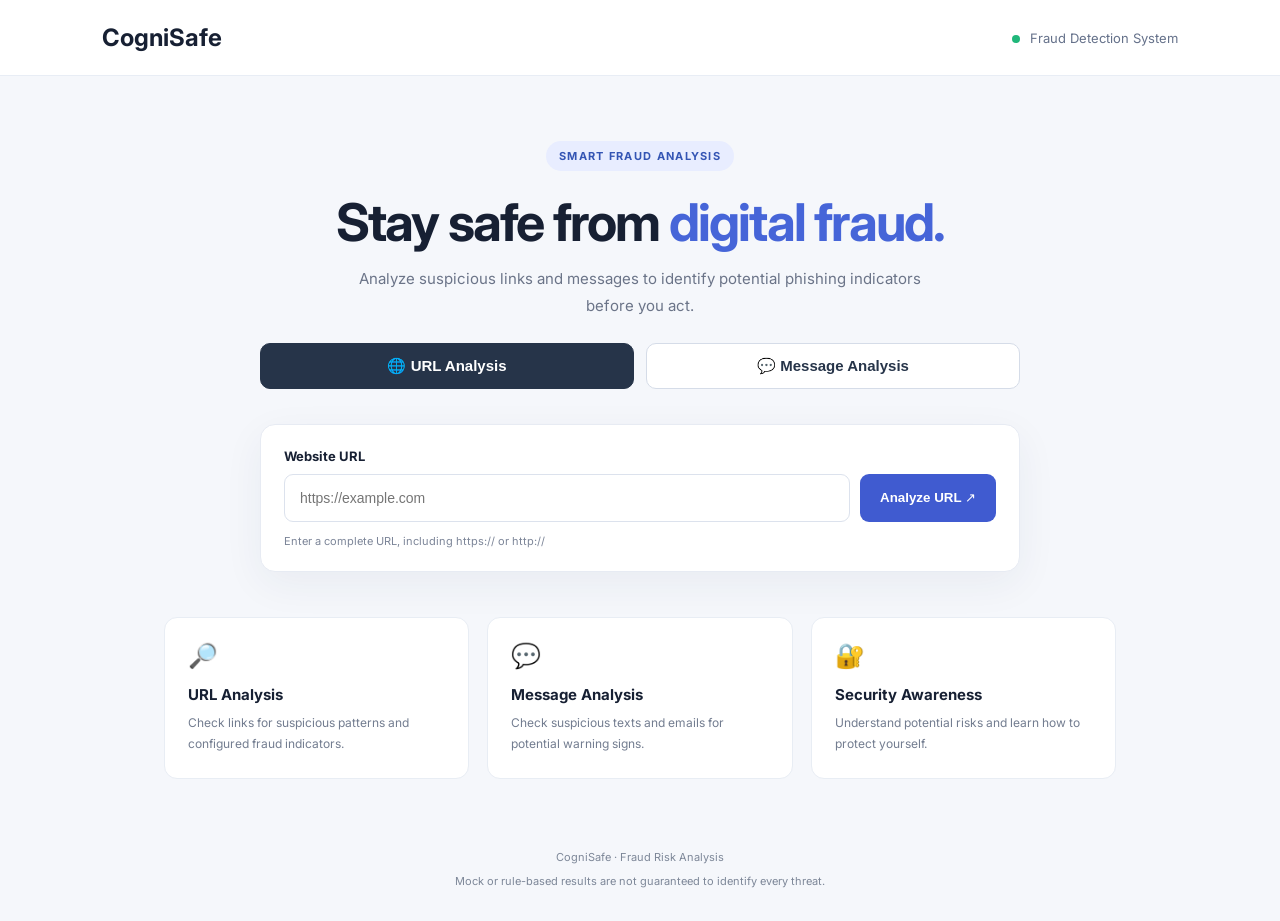
<file: COGNISAFE_Part2_Completed_Package/cognisafe_part2_review/frontend/index.html>
<!DOCTYPE html>
<html lang="en">
<head>
    <meta charset="UTF-8">
    <meta name="viewport" content="width=device-width, initial-scale=1.0">
    <title>CogniSafe | Fraud Detection</title>
    <link rel="stylesheet" href="style.css">
</head>
<body>
    <header>
        <h2 class="brand">CogniSafe</h2>
        <span class="status"><span class="dot"></span> Fraud Detection System</span>
    </header>

    <main>
        <section class="hero">
            <div class="badge">SMART FRAUD ANALYSIS</div>
            <h1>Stay safe from <span>digital fraud.</span></h1>
            <p>Analyze suspicious links and messages to identify potential phishing indicators before you act.</p>

            <div class="mode-switch" role="group" aria-label="Analysis type">
                <button type="button" id="urlModeBtn" class="mode-btn active" aria-pressed="true">
                    🌐 URL Analysis
                </button>
                <button type="button" id="messageModeBtn" class="mode-btn" aria-pressed="false">
                    💬 Message Analysis
                </button>
            </div>

            <form id="urlForm">
                <label for="urlInput">Website URL</label>
                <div class="input-row">
                    <input
                        type="text"
                        id="urlInput"
                        placeholder="https://example.com"
                        autocomplete="url"
                        required
                    >
                    <button type="submit" id="analyzeBtn">Analyze URL ↗</button>
                </div>
                <small>Enter a complete URL, including https:// or http://</small>
            </form>

            <form id="messageForm" class="hidden">
                <label for="messageInput">Suspicious message</label>
                <textarea
                    id="messageInput"
                    rows="5"
                    maxlength="10000"
                    placeholder="Paste a suspicious SMS, email, or message here..."
                ></textarea>
                <div class="input-row">
                    <small>Maximum 10,000 characters</small>
                    <button type="submit" id="analyzeMessageBtn">Analyze Message ↗</button>
                </div>
            </form>

            <div id="errorMessage" class="error hidden" role="alert"></div>

            <section id="result" class="result hidden" aria-live="polite">
                <div class="result-heading">
                    <h2>Analysis Results</h2>
                    <span id="riskLevel" class="risk-badge">Low Risk</span>
                </div>

                <div class="score-card">
                    <div>
                        <p class="muted">Risk score</p>
                        <strong><span id="riskScore">0</span><small> / 100</small></strong>
                    </div>
                    <div id="scoreIcon" class="score-icon">✓</div>
                </div>

                <div class="result-section">
                    <h3>Detected indicators</h3>
                    <ul id="reasonsList"></ul>
                </div>

                <div class="recommendation">
                    <h3>Recommendation</h3>
                    <p id="recommendationText"></p>
                </div>

                <p id="resultSource" class="muted"></p>

                <p class="disclaimer">
                    This analysis is not a guarantee of safety. Never share passwords,
                    OTPs, or payment details with unverified sources.
                </p>
            </section>
        </section>

        <section class="features">
            <article>
                <div class="feature-icon">🔎</div>
                <h3>URL Analysis</h3>
                <p>Check links for suspicious patterns and configured fraud indicators.</p>
            </article>

            <article>
                <div class="feature-icon">💬</div>
                <h3>Message Analysis</h3>
                <p>Check suspicious texts and emails for potential warning signs.</p>
            </article>

            <article>
                <div class="feature-icon">🔐</div>
                <h3>Security Awareness</h3>
                <p>Understand potential risks and learn how to protect yourself.</p>
            </article>
        </section>
    </main>

    <footer>
        <p>CogniSafe · Fraud Risk Analysis</p>
        <p>Mock or rule-based results are not guaranteed to identify every threat.</p>
    </footer>

    <script src="script.js"></script>
</body>
</html>
</file>
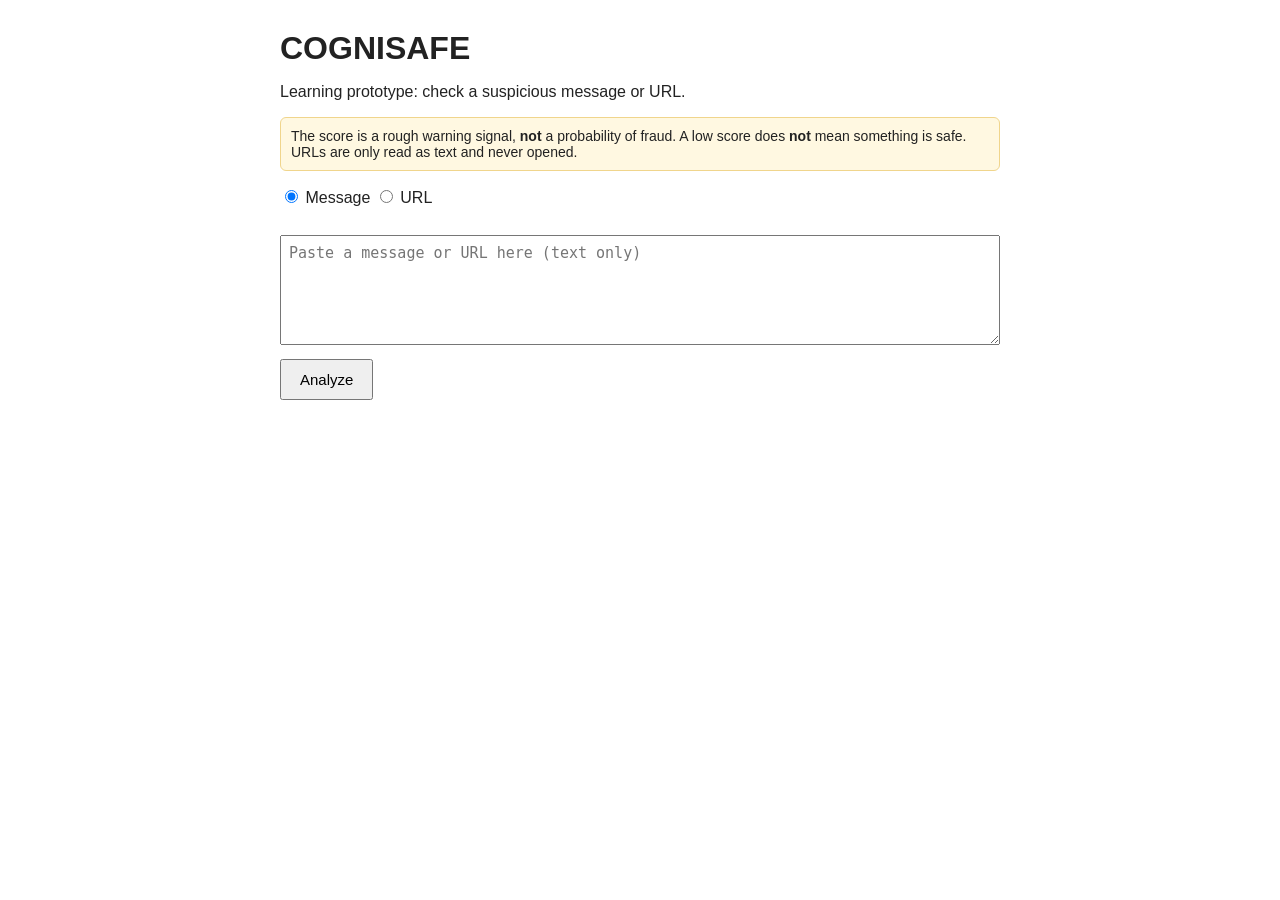
<file: ai_engine/web/demo.html>
<!DOCTYPE html>
<html lang="en">
<head>
<meta charset="utf-8">
<meta name="viewport" content="width=device-width, initial-scale=1">
<title>COGNISAFE demo</title>
<style>
  body { font-family: Arial, sans-serif; max-width: 720px; margin: 30px auto; padding: 0 16px; color: #222; }
  h1 { margin-bottom: 4px; }
  .note { background: #fff8e1; border: 1px solid #f0d58c; padding: 10px; border-radius: 6px; font-size: 14px; }
  textarea { width: 100%; height: 110px; margin-top: 12px; padding: 8px; box-sizing: border-box; font-size: 15px; }
  button { margin-top: 10px; padding: 10px 18px; font-size: 15px; cursor: pointer; }
  #result { margin-top: 20px; }
  .card { border: 1px solid #ccc; border-radius: 8px; padding: 14px; }
  .Low { border-left: 8px solid #4caf50; }
  .Medium { border-left: 8px solid #ff9800; }
  .High { border-left: 8px solid #e53935; }
  .error { color: #b71c1c; }
  .limits { font-size: 13px; color: #555; margin-top: 10px; }
</style>
</head>
<body>
  <h1>COGNISAFE</h1>
  <p>Learning prototype: check a suspicious message or URL.</p>
  <div class="note">
    The score is a rough warning signal, <b>not</b> a probability of fraud.
    A low score does <b>not</b> mean something is safe. URLs are only read as text and never opened.
  </div>

  <p>
    <label><input type="radio" name="kind" value="message" checked> Message</label>
    <label><input type="radio" name="kind" value="url"> URL</label>
  </p>

  <textarea id="input" placeholder="Paste a message or URL here (text only)"></textarea>
  <br>
  <button id="go">Analyze</button>

  <div id="result"></div>

<script>
  const input = document.getElementById("input");
  const resultDiv = document.getElementById("result");

  function clearResult() {
    while (resultDiv.firstChild) resultDiv.removeChild(resultDiv.firstChild);
  }

  function addLine(parent, tag, text, className) {
    const el = document.createElement(tag);
    el.textContent = text;            // textContent keeps all text harmless
    if (className) el.className = className;
    parent.appendChild(el);
    return el;
  }

  function showError(message) {
    clearResult();
    addLine(resultDiv, "p", message, "error");
  }

  function showResult(data) {
    clearResult();
    const card = document.createElement("div");
    card.className = "card " + data.risk_level;
    addLine(card, "h2", "Warning level: " + data.risk_level);
    addLine(card, "p", "Score: " + data.risk_score + " / 100 (not a probability)");
    addLine(card, "p", "Category: " + data.category);
    addLine(card, "h3", "Why");
    const list = document.createElement("ul");
    data.reasons.forEach(function (reason) { addLine(list, "li", reason); });
    card.appendChild(list);
    addLine(card, "h3", "What to do");
    addLine(card, "p", data.recommendation);
    addLine(card, "p", data.limitations, "limits");
    resultDiv.appendChild(card);
  }

  async function analyze() {
    const kind = document.querySelector('input[name="kind"]:checked').value;
    const endpoint = kind === "message" ? "/api/v1/analyze/message" : "/api/v1/analyze/url";
    const body = kind === "message" ? { text: input.value } : { url: input.value };
    clearResult();
    addLine(resultDiv, "p", "Checking...");
    try {
      const response = await fetch(endpoint, {
        method: "POST",
        headers: { "Content-Type": "application/json" },
        body: JSON.stringify(body)
      });
      const data = await response.json();
      if (!response.ok) {
        showError(data.error ? data.error.message : "Something went wrong.");
        return;
      }
      showResult(data);
    } catch (e) {
      showError("Could not reach the service. Is it running?");
    }
  }

  document.getElementById("go").addEventListener("click", analyze);
</script>
</body>
</html>
</file>
<file: COGNISAFE_Part2_Completed_Package/cognisafe_part2_review/frontend/style.css>
@import url('https://fonts.googleapis.com/css2?family=Inter:wght@400;500;600;700;800&display=swap');

:root {
    font-family: 'Inter', Arial, sans-serif;
    color: #172033;
    background: #f5f7fb;
    font-synthesis: none;
}

* {
    box-sizing: border-box;
}

body {
    margin: 0;
    min-height: 100vh;
}

header {
    height: 76px;
    padding: 0 8%;
    display: flex;
    align-items: center;
    justify-content: space-between;
    background: white;
    border-bottom: 1px solid #e8edf5;
}

.logo {
    font-size: 21px;
    font-weight: 800;
    color: #243c83;
}

.status {
    color: #65718a;
    font-size: 13px;
}

.dot {
    display: inline-block;
    width: 8px;
    height: 8px;
    background: #20b77a;
    border-radius: 50%;
    margin-right: 6px;
}

main {
    max-width: 1000px;
    margin: 0 auto;
    padding: 65px 24px 40px;
}

.hero {
    max-width: 760px;
    margin: 0 auto;
    text-align: center;
}

.badge {
    display: inline-block;
    padding: 8px 13px;
    border-radius: 20px;
    background: #e8edff;
    color: #3455b4;
    font-size: 11px;
    font-weight: 700;
    letter-spacing: 1.3px;
}

h1 {
    margin: 22px 0 12px;
    font-size: clamp(34px, 5vw, 52px);
    line-height: 1.15;
    letter-spacing: -1.8px;
}

h1 span {
    color: #4665d8;
}

.hero > p {
    max-width: 580px;
    margin: 0 auto;
    color: #6b7488;
    font-size: 15px;
    line-height: 1.8;
}

form {
    margin-top: 35px;
    padding: 23px;
    background: white;
    border: 1px solid #e7ebf3;
    border-radius: 15px;
    text-align: left;
    box-shadow: 0 12px 40px rgba(29, 45, 90, 0.06);
}

label {
    display: block;
    margin-bottom: 10px;
    font-size: 13px;
    font-weight: 700;
}

.input-row {
    display: flex;
    gap: 10px;
}

input {
    flex: 1;
    min-width: 0;
    padding: 15px;
    border: 1px solid #dce2ed;
    border-radius: 9px;
    font-size: 14px;
    outline: none;
}

input:focus {
    border-color: #526ee0;
    box-shadow: 0 0 0 3px #526ee01c;
}

button {
    padding: 0 20px;
    border: none;
    border-radius: 9px;
    background: #405bd0;
    color: white;
    font-weight: 700;
    cursor: pointer;
}

button:hover {
    background: #3048b5;
}

button:disabled {
    opacity: 0.6;
    cursor: wait;
}

form small {
    display: block;
    margin-top: 12px;
    color: #7c8598;
    font-size: 11px;
}

.features {
    display: grid;
    grid-template-columns: repeat(3, 1fr);
    gap: 18px;
    margin-top: 45px;
}

.features article {
    padding: 23px;
    background: white;
    border: 1px solid #e8edf4;
    border-radius: 13px;
}

.feature-icon {
    font-size: 24px;
}

.features h3 {
    margin: 15px 0 8px;
    font-size: 15px;
}

.features p {
    margin: 0;
    color: #737d90;
    font-size: 12px;
    line-height: 1.8;
}

.result {
    margin-top: 25px;
    padding: 25px;
    text-align: left;
    background: white;
    border: 1px solid #e5eaf3;
    border-radius: 15px;
    box-shadow: 0 12px 40px #1d2d5a0a;
}

.hidden {
    display: none !important;
}

.result-heading {
    display: flex;
    align-items: center;
    justify-content: space-between;
    gap: 12px;
}

.result-heading h2 {
    font-size: 20px;
}

.risk-badge {
    padding: 7px 12px;
    border-radius: 20px;
    background: #e9f8ef;
    color: #167747;
    font-size: 12px;
    font-weight: 700;
}

.risk-badge.medium {
    background: #fff4d9;
    color: #956400;
}

.risk-badge.high {
    background: #ffebeb;
    color: #b52e2e;
}

.score-card {
    display: flex;
    justify-content: space-between;
    align-items: center;
    margin: 15px 0 24px;
    padding: 20px;
    border-radius: 12px;
    background: #f6f8fc;
}

.muted {
    margin: 0 0 8px;
    color: #717b8f;
    font-size: 13px;
}

.score-card strong {
    font-size: 34px;
}

.score-card strong small {
    color: #8790a2;
    font-size: 14px;
}

.score-icon {
    display: grid;
    place-items: center;
    width: 48px;
    height: 48px;
    border-radius: 50%;
    background: #ddf6e8;
    color: #16824d;
    font-size: 25px;
    font-weight: 700;
}

.result-section h3,
.recommendation h3 {
    font-size: 14px;
}

#reasonsList {
    padding-left: 20px;
    color: #596479;
    font-size: 13px;
    line-height: 2;
}

.recommendation {
    padding: 15px;
    border-radius: 10px;
    background: #eef3ff;
}

.recommendation h3 {
    margin-top: 0;
    color: #304caa;
}

.recommendation p {
    margin-bottom: 0;
    color: #46536e;
    font-size: 13px;
    line-height: 1.7;
}

.disclaimer {
    margin: 18px 0 0;
    color: #7b8496;
    font-size: 11px;
    line-height: 1.7;
}

.error {
    margin-top: 18px;
    padding: 13px;
    border-radius: 9px;
    background: #ffeded;
    color: #a42a2a;
    font-size: 13px;
    text-align: left;
}

footer {
    padding: 25px;
    color: #7d8798;
    text-align: center;
    font-size: 11px;
    line-height: 1.8;
}

footer p {
    margin: 4px;
}

@media (max-width: 600px) {
    header {
        height: 65px;
        padding: 0 18px;
    }

    .logo {
        font-size: 17px;
    }

    .status {
        font-size: 10px;
    }

    main {
        padding: 40px 16px 25px;
    }

    .input-row {
        flex-direction: column;
    }

    input {
        width: 100%;
    }

    button {
        min-height: 48px;
    }

    .features {
        grid-template-columns: 1fr;
        margin-top: 25px;
    }

    .result {
        padding: 17px;
    }
}
.mode-switch {
    display: flex;
    gap: 12px;
    margin: 24px 0;
}

.mode-btn {
    flex: 1;
    padding: 13px 16px;
    border: 1px solid #d5dce8;
    border-radius: 10px;
    background: #ffffff;
    color: #263449;
    cursor: pointer;
    font-size: 15px;
    font-weight: 600;
}

.mode-btn.active {
    background: #263449;
    color: #ffffff;
    border-color: #263449;
}

.mode-btn:hover {
    opacity: 0.9;
}

.mode-btn:focus-visible {
    outline: 3px solid #7ca7ff;
    outline-offset: 2px;
}

.hidden {
    display: none !important;
}

#messageInput {
    display: block;
    width: 100%;
    box-sizing: border-box;
    margin: 10px 0;
    padding: 14px;
    border: 1px solid #d5dce8;
    border-radius: 10px;
    font: inherit;
    resize: vertical;
}

#messageForm .input-row {
    display: flex;
    align-items: center;
    justify-content: space-between;
    gap: 12px;
    flex-wrap: wrap;
}
</file>
